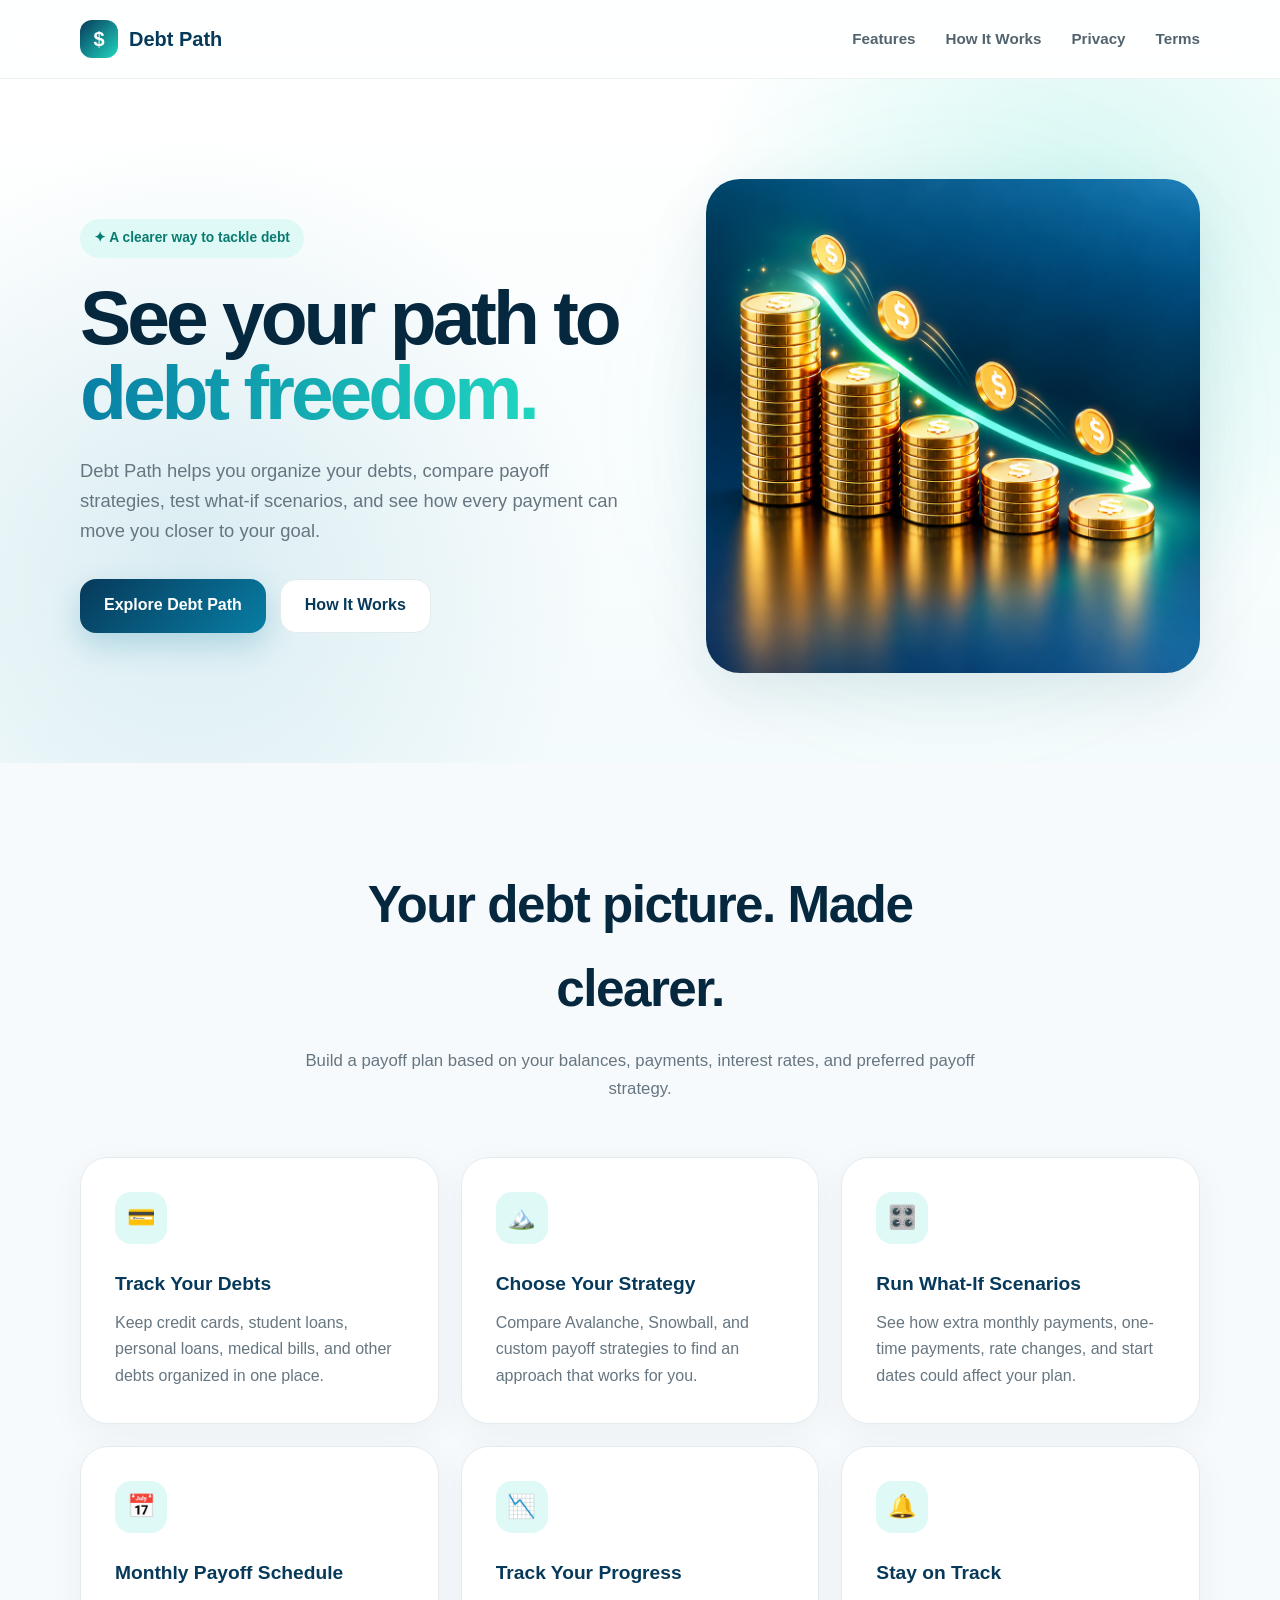
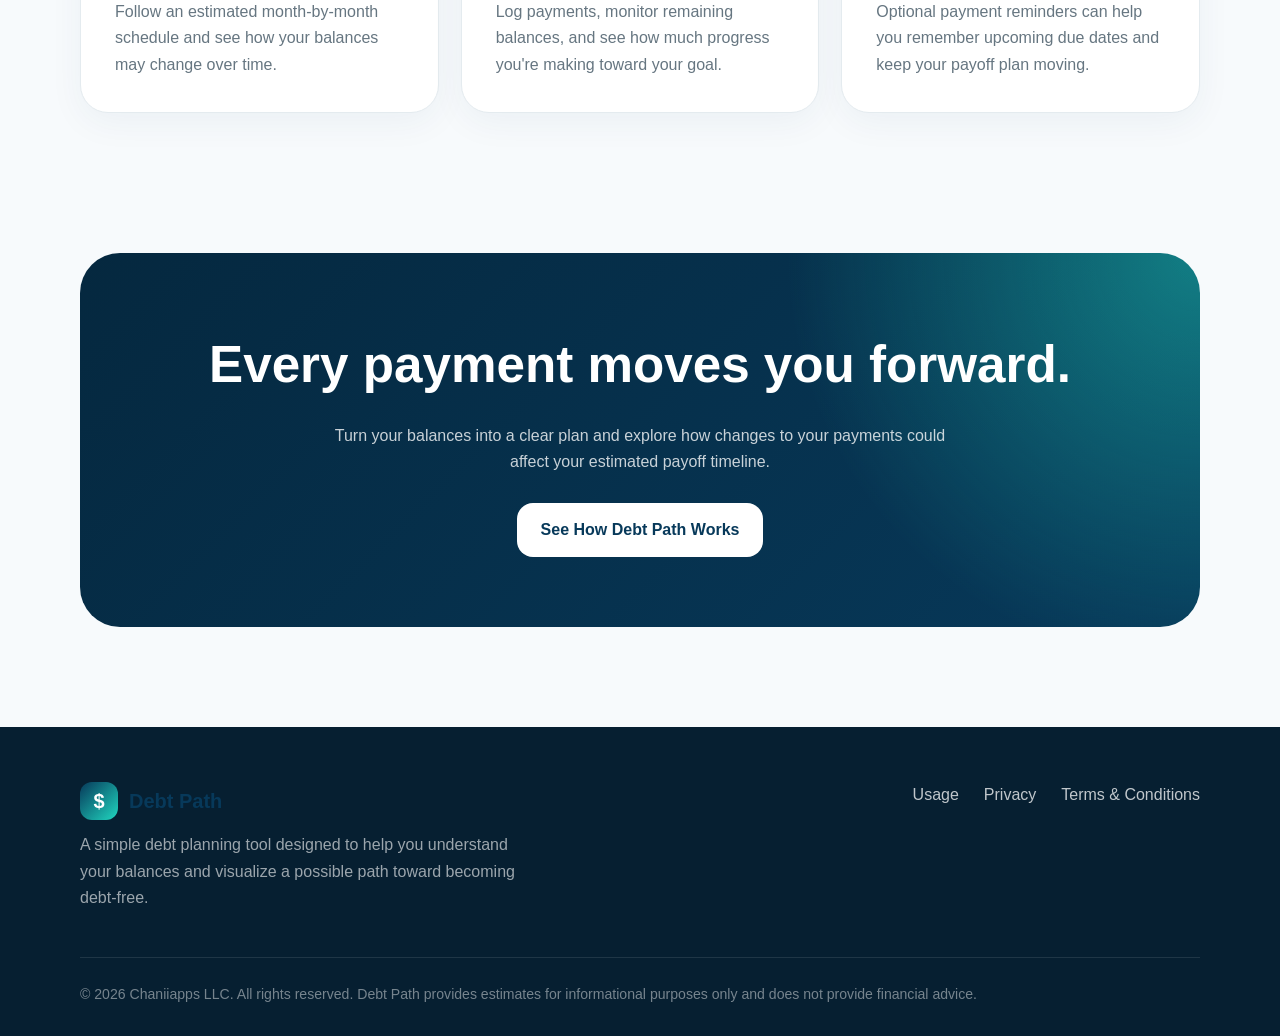
<file: index.html>
<!DOCTYPE html>
<html lang="en">
<head>
    <meta charset="UTF-8">
    <meta name="viewport" content="width=device-width, initial-scale=1.0">
    <meta name="description" content="Debt Path helps you organize debts, compare payoff strategies, simulate extra payments, and track your progress toward becoming debt-free.">
    <title>Debt Path | Build Your Path to Debt Freedom</title>
    <link rel="stylesheet" href="styles.css">
</head>

<body>

<header>
    <nav class="container">
        <a href="index.html" class="logo">
            <span class="logo-mark">$</span>
            Debt Path
        </a>

        <div class="nav-links">
            <a href="#features">Features</a>
            <a href="usage.html">How It Works</a>
            <a href="privacy.html">Privacy</a>
            <a href="terms.html">Terms</a>
        </div>
    </nav>
</header>

<main>

<section class="hero">
    <div class="container hero-grid">

        <div>
            <div class="eyebrow">✦ A clearer way to tackle debt</div>

            <h1>
                See your path to
                <span>debt freedom.</span>
            </h1>

            <p class="hero-copy">
                Debt Path helps you organize your debts, compare payoff
                strategies, test what-if scenarios, and see how every
                payment can move you closer to your goal.
            </p>

            <div class="button-row">
                <a href="#features" class="btn btn-primary">
                    Explore Debt Path
                </a>

                <a href="usage.html" class="btn btn-secondary">
                    How It Works
                </a>
            </div>
        </div>

        <div class="hero-art">
            <img
                src="img.png"
                alt="Debt Path debt payoff illustration"
                class="app-image"
            >
        </div>

    </div>
</section>


<section class="section" id="features">

    <div class="container">

        <div class="section-heading">
            <h2>Your debt picture. Made clearer.</h2>
            <p>
                Build a payoff plan based on your balances, payments,
                interest rates, and preferred payoff strategy.
            </p>
        </div>

        <div class="features">

            <article class="feature-card">
                <div class="feature-icon">💳</div>
                <h3>Track Your Debts</h3>
                <p>
                    Keep credit cards, student loans, personal loans,
                    medical bills, and other debts organized in one place.
                </p>
            </article>

            <article class="feature-card">
                <div class="feature-icon">🏔️</div>
                <h3>Choose Your Strategy</h3>
                <p>
                    Compare Avalanche, Snowball, and custom payoff
                    strategies to find an approach that works for you.
                </p>
            </article>

            <article class="feature-card">
                <div class="feature-icon">🎛️</div>
                <h3>Run What-If Scenarios</h3>
                <p>
                    See how extra monthly payments, one-time payments,
                    rate changes, and start dates could affect your plan.
                </p>
            </article>

            <article class="feature-card">
                <div class="feature-icon">📅</div>
                <h3>Monthly Payoff Schedule</h3>
                <p>
                    Follow an estimated month-by-month schedule and see
                    how your balances may change over time.
                </p>
            </article>

            <article class="feature-card">
                <div class="feature-icon">📉</div>
                <h3>Track Your Progress</h3>
                <p>
                    Log payments, monitor remaining balances, and see
                    how much progress you're making toward your goal.
                </p>
            </article>

            <article class="feature-card">
                <div class="feature-icon">🔔</div>
                <h3>Stay on Track</h3>
                <p>
                    Optional payment reminders can help you remember
                    upcoming due dates and keep your payoff plan moving.
                </p>
            </article>

        </div>
    </div>
</section>


<section class="container cta">
    <h2>Every payment moves you forward.</h2>

    <p>
        Turn your balances into a clear plan and explore how changes
        to your payments could affect your estimated payoff timeline.
    </p>

    <a href="usage.html" class="btn">
        See How Debt Path Works
    </a>
</section>

</main>


<footer>
    <div class="container">

        <div class="footer-grid">
            <div>
                <div class="logo">
                    <span class="logo-mark">$</span>
                    Debt Path
                </div>

                <p class="footer-copy">
                    A simple debt planning tool designed to help you
                    understand your balances and visualize a possible
                    path toward becoming debt-free.
                </p>
            </div>

            <div class="footer-links">
                <a href="usage.html">Usage</a>
                <a href="privacy.html">Privacy</a>
                <a href="terms.html">Terms & Conditions</a>
            </div>
        </div>

        <div class="copyright">
            © 2026 Chaniiapps LLC. All rights reserved.
            Debt Path provides estimates for informational purposes only
            and does not provide financial advice.
        </div>

    </div>
</footer>

</body>
</html>
</file>
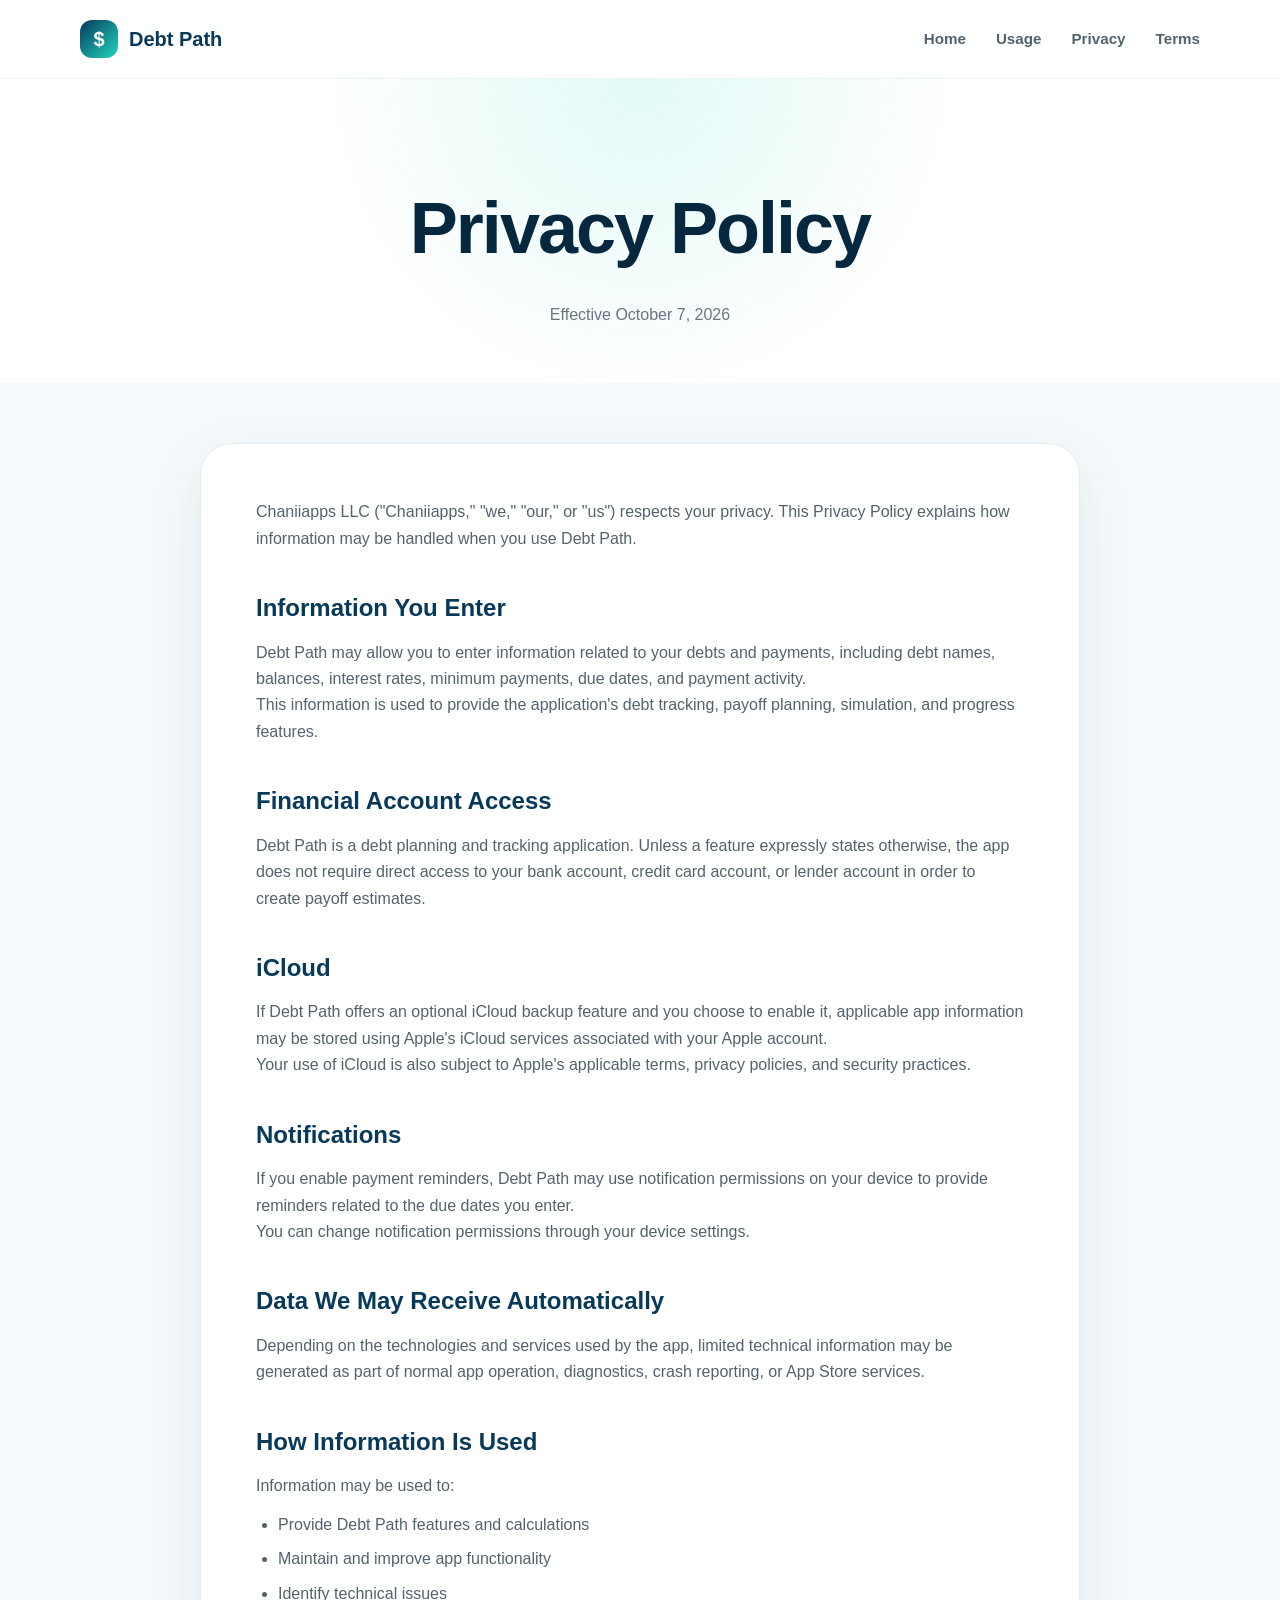
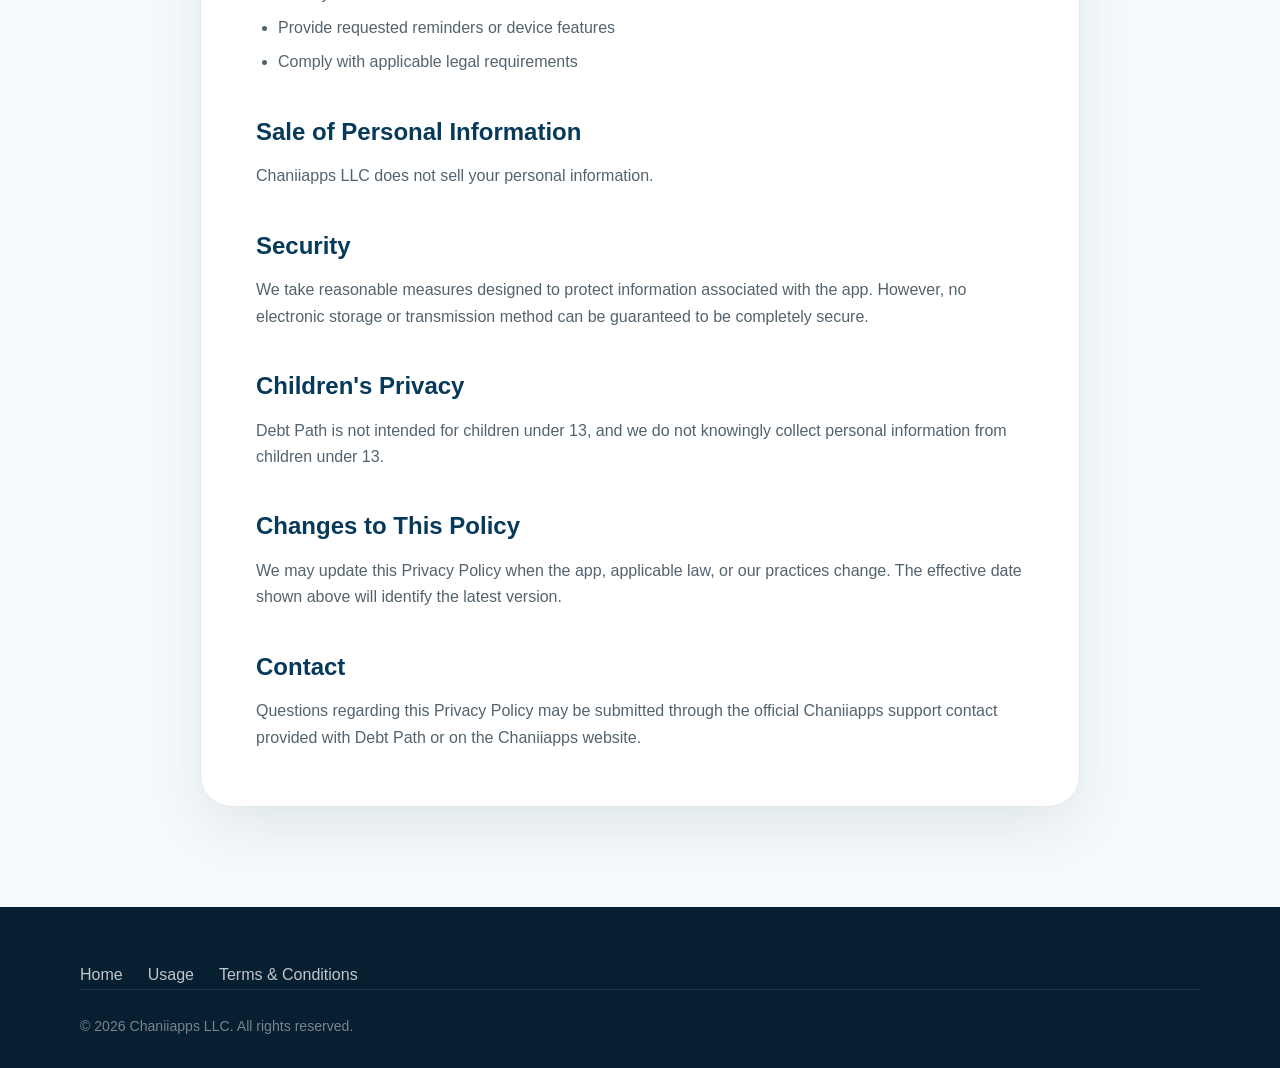
<file: privacy.html>
<!DOCTYPE html>
<html lang="en">
<head>
    <meta charset="UTF-8">
    <meta name="viewport" content="width=device-width, initial-scale=1.0">
    <title>Privacy Policy | Debt Path</title>
    <link rel="stylesheet" href="styles.css">
</head>

<body>

<header>
    <nav class="container">
        <a href="index.html" class="logo">
            <span class="logo-mark">$</span>
            Debt Path
        </a>

        <div class="nav-links">
            <a href="index.html">Home</a>
            <a href="usage.html">Usage</a>
            <a href="privacy.html">Privacy</a>
            <a href="terms.html">Terms</a>
        </div>
    </nav>
</header>

<section class="page-hero">
    <div class="container">
        <h1>Privacy Policy</h1>
        <p>Effective October 7, 2026</p>
    </div>
</section>

<main class="container">

<div class="content-card">

    <p>
        Chaniiapps LLC ("Chaniiapps," "we," "our," or "us") respects
        your privacy. This Privacy Policy explains how information
        may be handled when you use Debt Path.
    </p>


    <h2>Information You Enter</h2>

    <p>
        Debt Path may allow you to enter information related to your
        debts and payments, including debt names, balances, interest
        rates, minimum payments, due dates, and payment activity.
    </p>

    <p>
        This information is used to provide the application's debt
        tracking, payoff planning, simulation, and progress features.
    </p>


    <h2>Financial Account Access</h2>

    <p>
        Debt Path is a debt planning and tracking application. Unless
        a feature expressly states otherwise, the app does not require
        direct access to your bank account, credit card account, or
        lender account in order to create payoff estimates.
    </p>


    <h2>iCloud</h2>

    <p>
        If Debt Path offers an optional iCloud backup feature and you
        choose to enable it, applicable app information may be stored
        using Apple's iCloud services associated with your Apple
        account.
    </p>

    <p>
        Your use of iCloud is also subject to Apple's applicable terms,
        privacy policies, and security practices.
    </p>


    <h2>Notifications</h2>

    <p>
        If you enable payment reminders, Debt Path may use notification
        permissions on your device to provide reminders related to the
        due dates you enter.
    </p>

    <p>
        You can change notification permissions through your device
        settings.
    </p>


    <h2>Data We May Receive Automatically</h2>

    <p>
        Depending on the technologies and services used by the app,
        limited technical information may be generated as part of
        normal app operation, diagnostics, crash reporting, or
        App Store services.
    </p>


    <h2>How Information Is Used</h2>

    <p>Information may be used to:</p>

    <ul>
        <li>Provide Debt Path features and calculations</li>
        <li>Maintain and improve app functionality</li>
        <li>Identify technical issues</li>
        <li>Provide requested reminders or device features</li>
        <li>Comply with applicable legal requirements</li>
    </ul>


    <h2>Sale of Personal Information</h2>

    <p>
        Chaniiapps LLC does not sell your personal information.
    </p>


    <h2>Security</h2>

    <p>
        We take reasonable measures designed to protect information
        associated with the app. However, no electronic storage or
        transmission method can be guaranteed to be completely secure.
    </p>


    <h2>Children's Privacy</h2>

    <p>
        Debt Path is not intended for children under 13, and we do not
        knowingly collect personal information from children under 13.
    </p>


    <h2>Changes to This Policy</h2>

    <p>
        We may update this Privacy Policy when the app, applicable law,
        or our practices change. The effective date shown above will
        identify the latest version.
    </p>


    <h2>Contact</h2>

    <p>
        Questions regarding this Privacy Policy may be submitted
        through the official Chaniiapps support contact provided with
        Debt Path or on the Chaniiapps website.
    </p>

</div>

</main>

<footer>
    <div class="container">
        <div class="footer-links">
            <a href="index.html">Home</a>
            <a href="usage.html">Usage</a>
            <a href="terms.html">Terms & Conditions</a>
        </div>

        <div class="copyright">
            © 2026 Chaniiapps LLC. All rights reserved.
        </div>
    </div>
</footer>

</body>
</html>
</file>
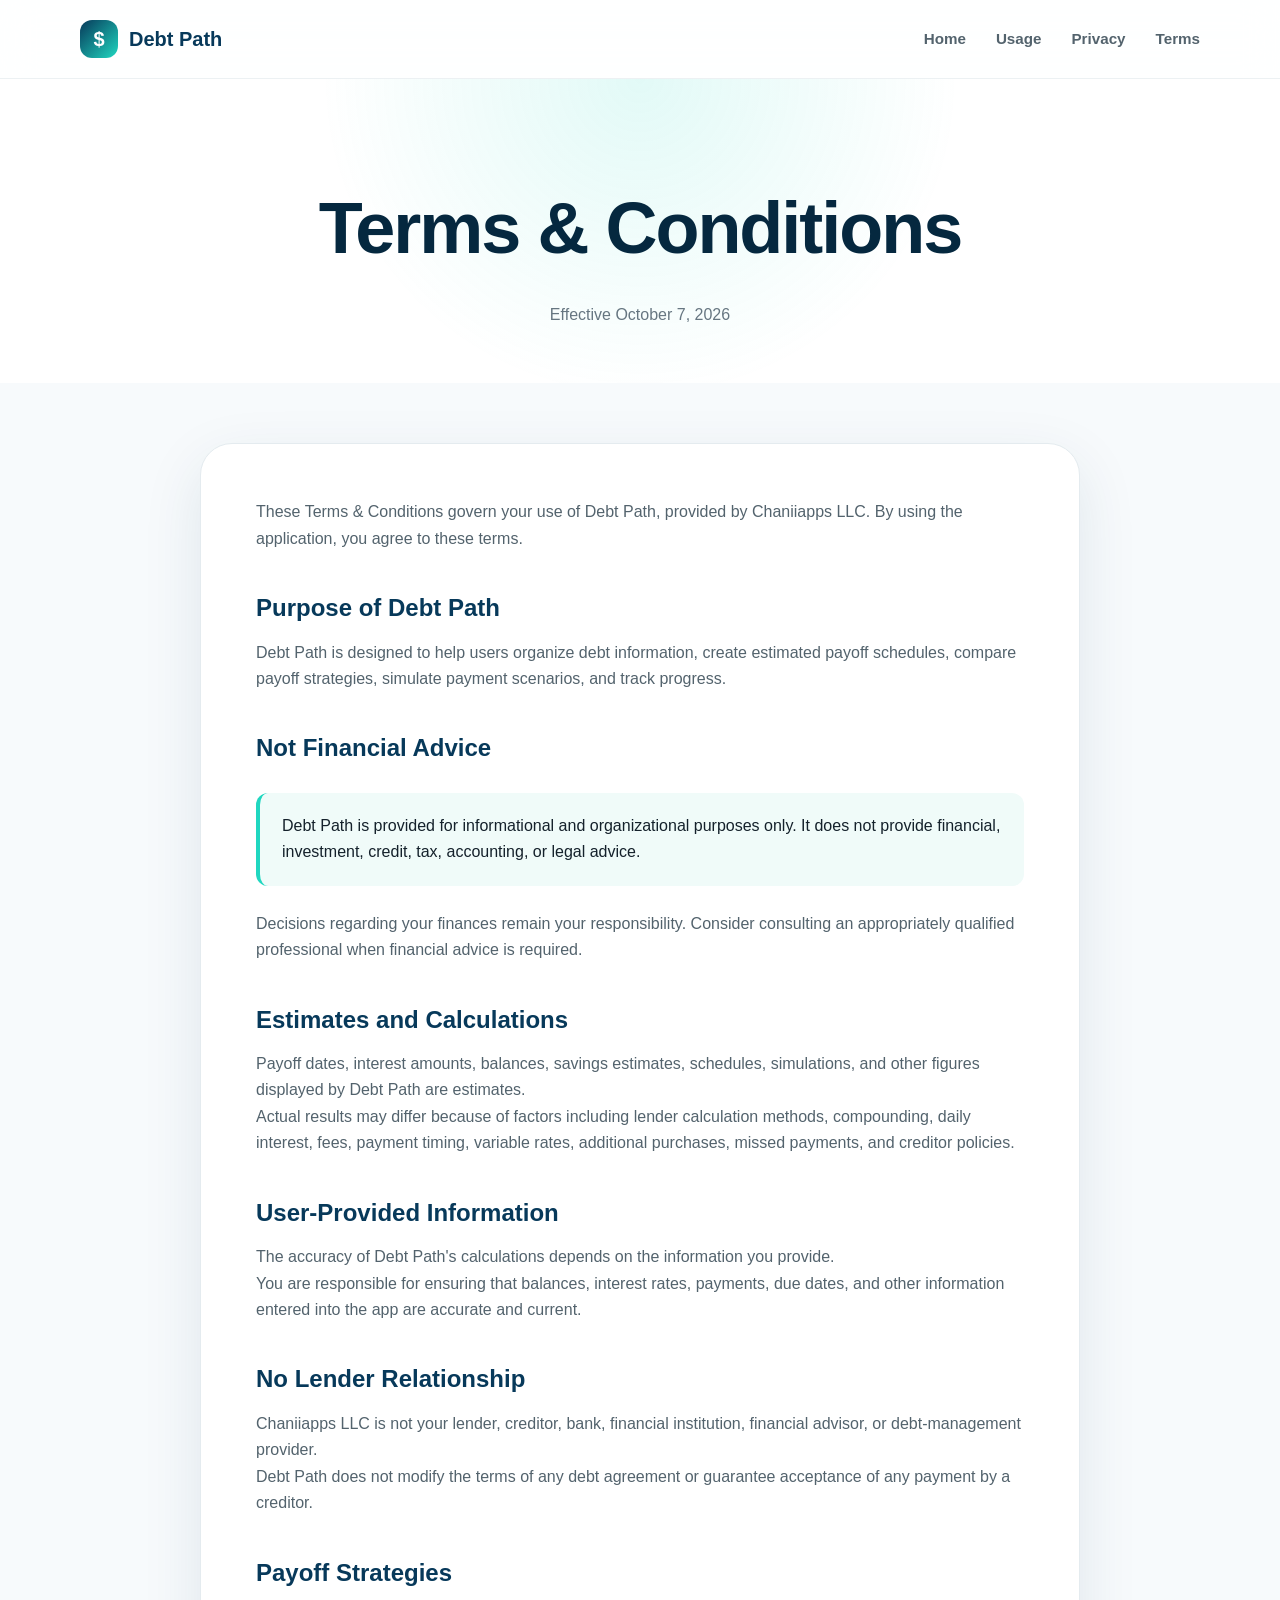
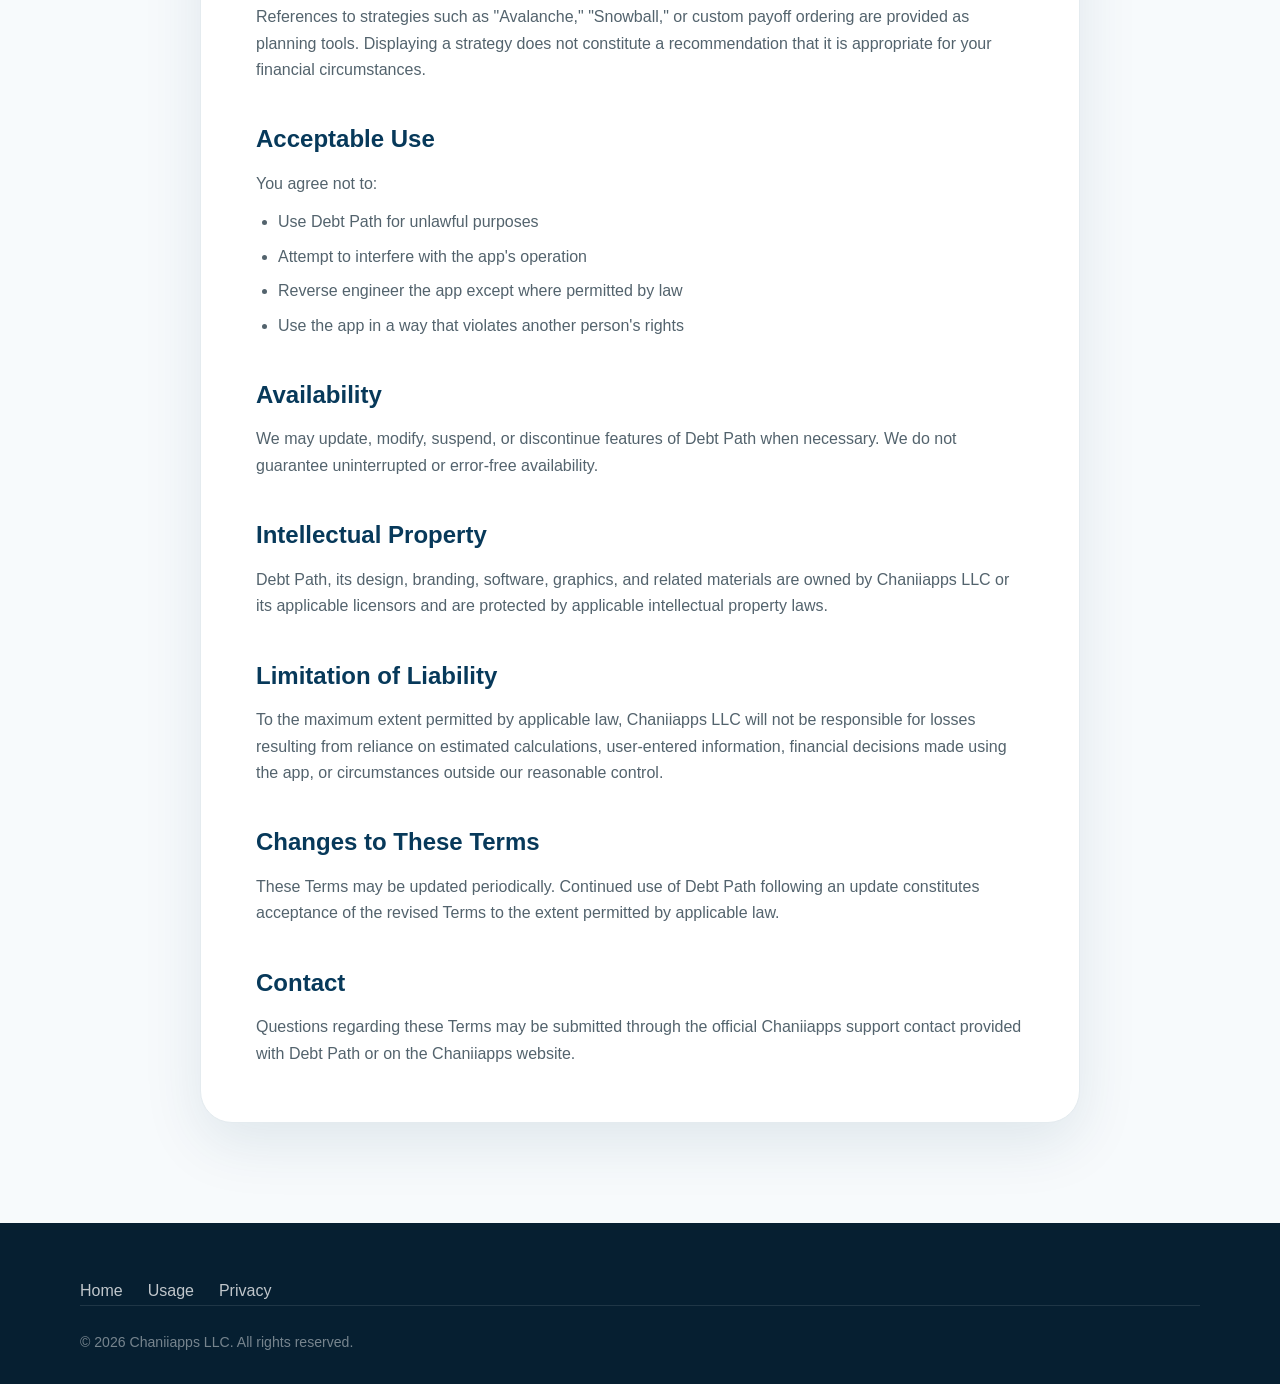
<file: terms.html>
<!DOCTYPE html>
<html lang="en">
<head>
    <meta charset="UTF-8">
    <meta name="viewport" content="width=device-width, initial-scale=1.0">
    <title>Terms & Conditions | Debt Path</title>
    <link rel="stylesheet" href="styles.css">
</head>

<body>

<header>
    <nav class="container">
        <a href="index.html" class="logo">
            <span class="logo-mark">$</span>
            Debt Path
        </a>

        <div class="nav-links">
            <a href="index.html">Home</a>
            <a href="usage.html">Usage</a>
            <a href="privacy.html">Privacy</a>
            <a href="terms.html">Terms</a>
        </div>
    </nav>
</header>

<section class="page-hero">
    <div class="container">
        <h1>Terms & Conditions</h1>
        <p>Effective October 7, 2026</p>
    </div>
</section>

<main class="container">

<div class="content-card">

    <p>
        These Terms & Conditions govern your use of Debt Path,
        provided by Chaniiapps LLC. By using the application, you
        agree to these terms.
    </p>


    <h2>Purpose of Debt Path</h2>

    <p>
        Debt Path is designed to help users organize debt information,
        create estimated payoff schedules, compare payoff strategies,
        simulate payment scenarios, and track progress.
    </p>


    <h2>Not Financial Advice</h2>

    <div class="notice">
        Debt Path is provided for informational and organizational
        purposes only. It does not provide financial, investment,
        credit, tax, accounting, or legal advice.
    </div>

    <p>
        Decisions regarding your finances remain your responsibility.
        Consider consulting an appropriately qualified professional
        when financial advice is required.
    </p>


    <h2>Estimates and Calculations</h2>

    <p>
        Payoff dates, interest amounts, balances, savings estimates,
        schedules, simulations, and other figures displayed by Debt
        Path are estimates.
    </p>

    <p>
        Actual results may differ because of factors including lender
        calculation methods, compounding, daily interest, fees, payment
        timing, variable rates, additional purchases, missed payments,
        and creditor policies.
    </p>


    <h2>User-Provided Information</h2>

    <p>
        The accuracy of Debt Path's calculations depends on the
        information you provide.
    </p>

    <p>
        You are responsible for ensuring that balances, interest rates,
        payments, due dates, and other information entered into the app
        are accurate and current.
    </p>


    <h2>No Lender Relationship</h2>

    <p>
        Chaniiapps LLC is not your lender, creditor, bank, financial
        institution, financial advisor, or debt-management provider.
    </p>

    <p>
        Debt Path does not modify the terms of any debt agreement or
        guarantee acceptance of any payment by a creditor.
    </p>


    <h2>Payoff Strategies</h2>

    <p>
        References to strategies such as "Avalanche," "Snowball," or
        custom payoff ordering are provided as planning tools.
        Displaying a strategy does not constitute a recommendation
        that it is appropriate for your financial circumstances.
    </p>


    <h2>Acceptable Use</h2>

    <p>You agree not to:</p>

    <ul>
        <li>Use Debt Path for unlawful purposes</li>
        <li>Attempt to interfere with the app's operation</li>
        <li>Reverse engineer the app except where permitted by law</li>
        <li>Use the app in a way that violates another person's rights</li>
    </ul>


    <h2>Availability</h2>

    <p>
        We may update, modify, suspend, or discontinue features of
        Debt Path when necessary. We do not guarantee uninterrupted
        or error-free availability.
    </p>


    <h2>Intellectual Property</h2>

    <p>
        Debt Path, its design, branding, software, graphics, and
        related materials are owned by Chaniiapps LLC or its applicable
        licensors and are protected by applicable intellectual
        property laws.
    </p>


    <h2>Limitation of Liability</h2>

    <p>
        To the maximum extent permitted by applicable law, Chaniiapps
        LLC will not be responsible for losses resulting from reliance
        on estimated calculations, user-entered information, financial
        decisions made using the app, or circumstances outside our
        reasonable control.
    </p>


    <h2>Changes to These Terms</h2>

    <p>
        These Terms may be updated periodically. Continued use of
        Debt Path following an update constitutes acceptance of the
        revised Terms to the extent permitted by applicable law.
    </p>


    <h2>Contact</h2>

    <p>
        Questions regarding these Terms may be submitted through the
        official Chaniiapps support contact provided with Debt Path
        or on the Chaniiapps website.
    </p>

</div>

</main>

<footer>
    <div class="container">
        <div class="footer-links">
            <a href="index.html">Home</a>
            <a href="usage.html">Usage</a>
            <a href="privacy.html">Privacy</a>
        </div>

        <div class="copyright">
            © 2026 Chaniiapps LLC. All rights reserved.
        </div>
    </div>
</footer>

</body>
</html>
</file>
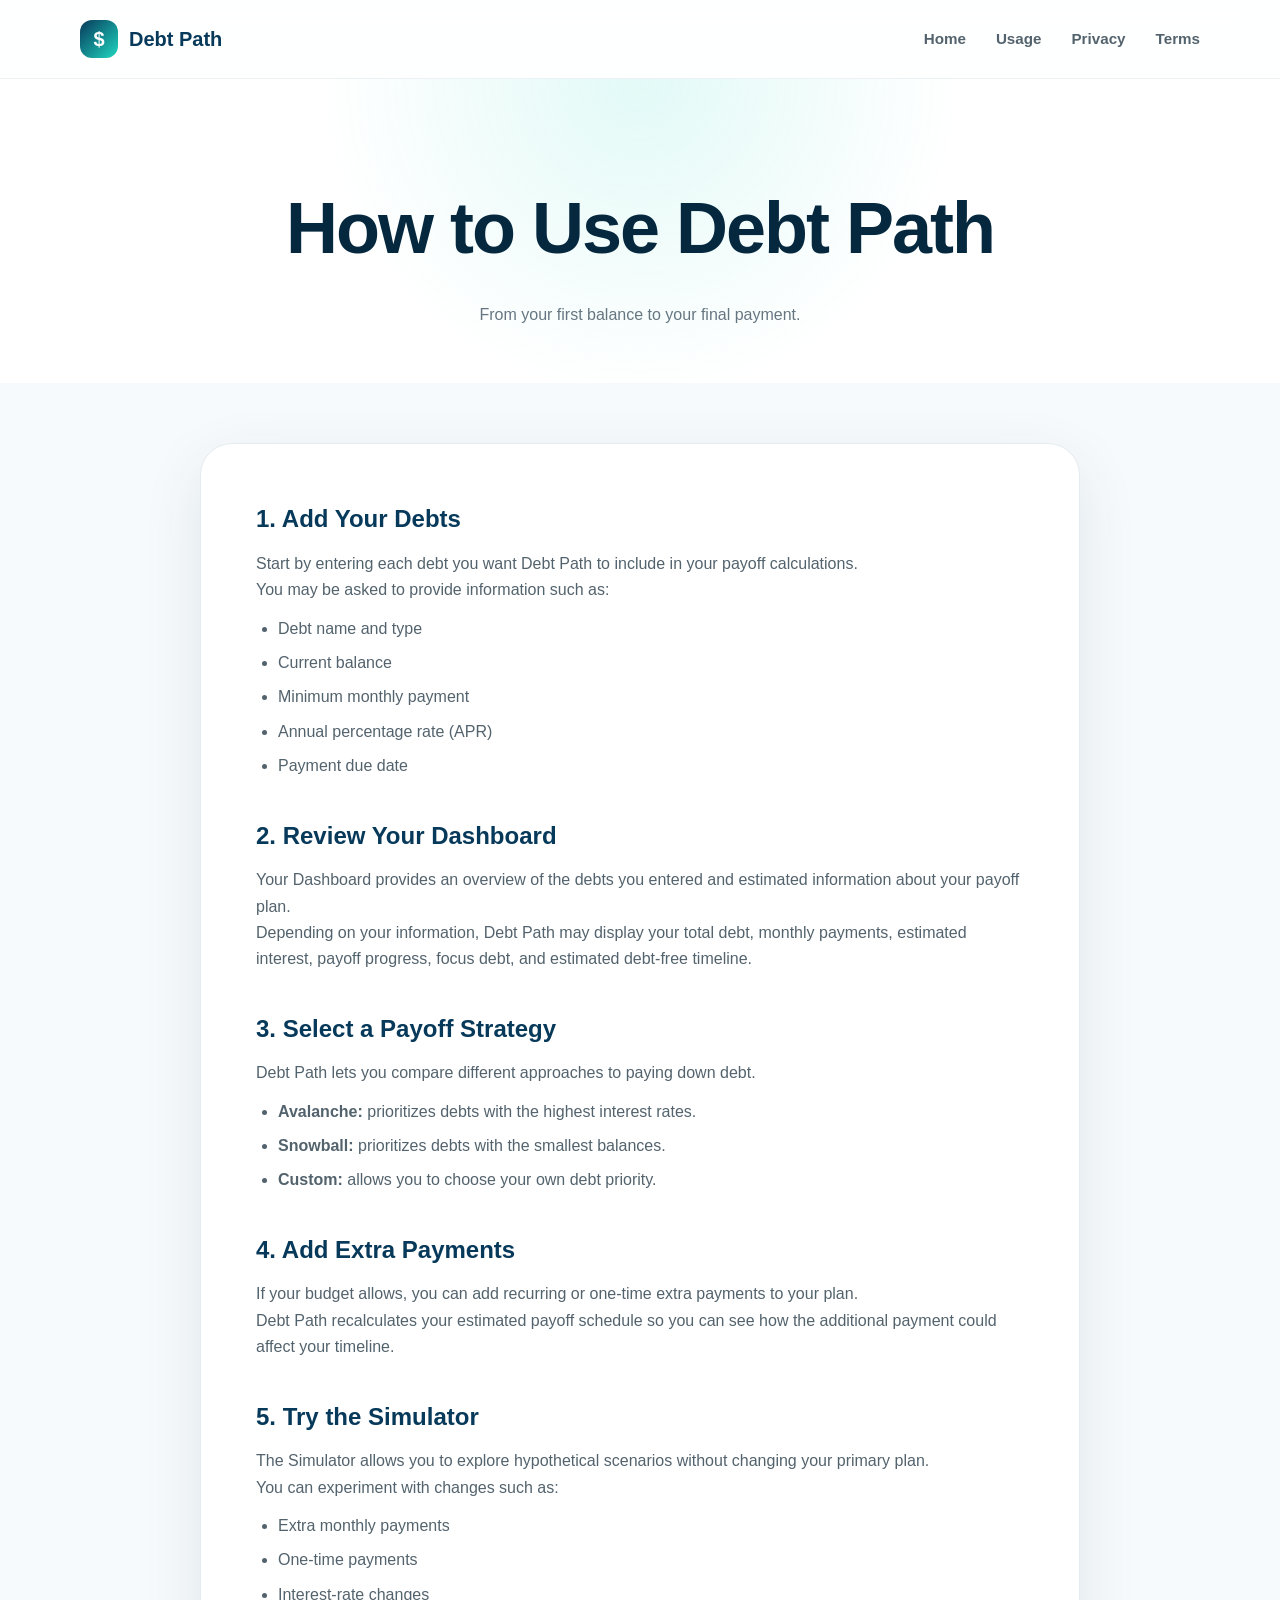
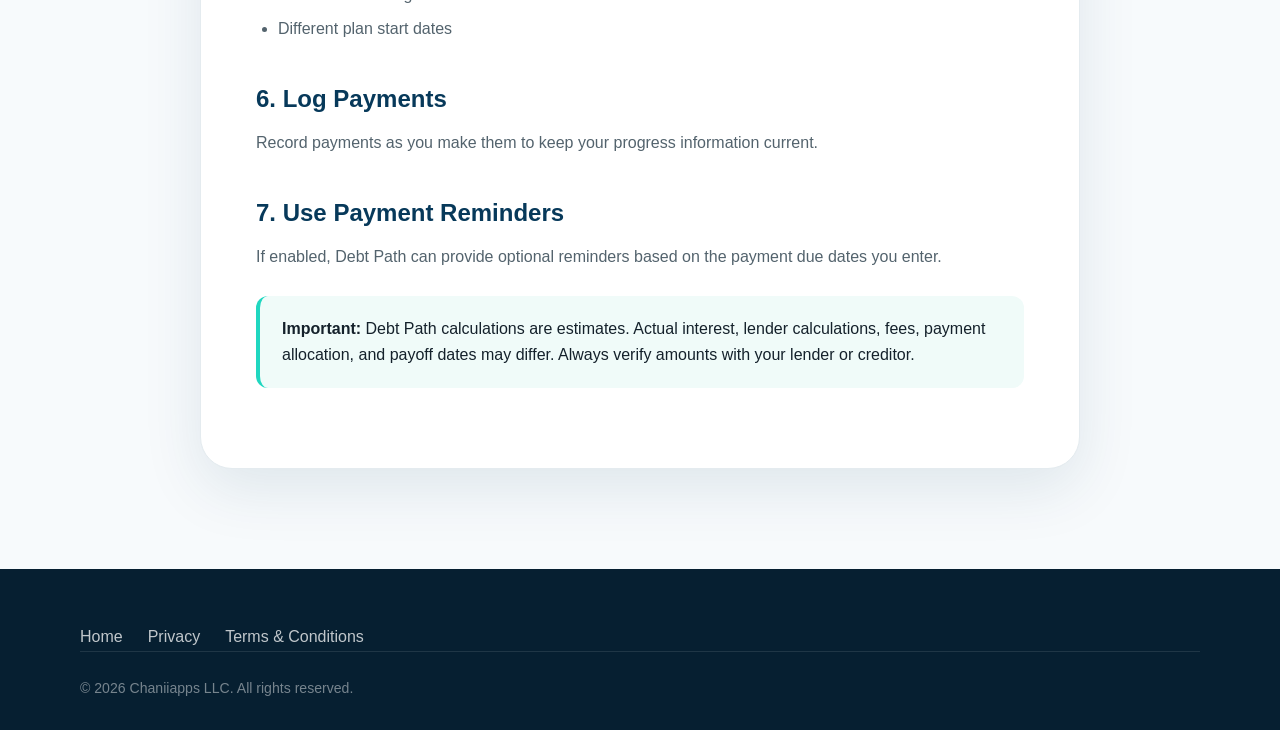
<file: usage.html>
<!DOCTYPE html>
<html lang="en">
<head>
    <meta charset="UTF-8">
    <meta name="viewport" content="width=device-width, initial-scale=1.0">
    <title>How to Use Debt Path</title>
    <link rel="stylesheet" href="styles.css">
</head>

<body>

<header>
    <nav class="container">
        <a href="index.html" class="logo">
            <span class="logo-mark">$</span>
            Debt Path
        </a>

        <div class="nav-links">
            <a href="index.html">Home</a>
            <a href="usage.html">Usage</a>
            <a href="privacy.html">Privacy</a>
            <a href="terms.html">Terms</a>
        </div>
    </nav>
</header>

<section class="page-hero">
    <div class="container">
        <h1>How to Use Debt Path</h1>
        <p>From your first balance to your final payment.</p>
    </div>
</section>

<main class="container">

<div class="content-card">

    <h2>1. Add Your Debts</h2>

    <p>
        Start by entering each debt you want Debt Path to include
        in your payoff calculations.
    </p>

    <p>You may be asked to provide information such as:</p>

    <ul>
        <li>Debt name and type</li>
        <li>Current balance</li>
        <li>Minimum monthly payment</li>
        <li>Annual percentage rate (APR)</li>
        <li>Payment due date</li>
    </ul>


    <h2>2. Review Your Dashboard</h2>

    <p>
        Your Dashboard provides an overview of the debts you entered
        and estimated information about your payoff plan.
    </p>

    <p>
        Depending on your information, Debt Path may display your
        total debt, monthly payments, estimated interest, payoff
        progress, focus debt, and estimated debt-free timeline.
    </p>


    <h2>3. Select a Payoff Strategy</h2>

    <p>
        Debt Path lets you compare different approaches to paying
        down debt.
    </p>

    <ul>
        <li>
            <strong>Avalanche:</strong>
            prioritizes debts with the highest interest rates.
        </li>

        <li>
            <strong>Snowball:</strong>
            prioritizes debts with the smallest balances.
        </li>

        <li>
            <strong>Custom:</strong>
            allows you to choose your own debt priority.
        </li>
    </ul>


    <h2>4. Add Extra Payments</h2>

    <p>
        If your budget allows, you can add recurring or one-time
        extra payments to your plan.
    </p>

    <p>
        Debt Path recalculates your estimated payoff schedule so you
        can see how the additional payment could affect your timeline.
    </p>


    <h2>5. Try the Simulator</h2>

    <p>
        The Simulator allows you to explore hypothetical scenarios
        without changing your primary plan.
    </p>

    <p>You can experiment with changes such as:</p>

    <ul>
        <li>Extra monthly payments</li>
        <li>One-time payments</li>
        <li>Interest-rate changes</li>
        <li>Different plan start dates</li>
    </ul>


    <h2>6. Log Payments</h2>

    <p>
        Record payments as you make them to keep your progress
        information current.
    </p>


    <h2>7. Use Payment Reminders</h2>

    <p>
        If enabled, Debt Path can provide optional reminders based
        on the payment due dates you enter.
    </p>


    <div class="notice">
        <strong>Important:</strong>
        Debt Path calculations are estimates. Actual interest,
        lender calculations, fees, payment allocation, and payoff
        dates may differ. Always verify amounts with your lender
        or creditor.
    </div>

</div>

</main>

<footer>
    <div class="container">
        <div class="footer-links">
            <a href="index.html">Home</a>
            <a href="privacy.html">Privacy</a>
            <a href="terms.html">Terms & Conditions</a>
        </div>

        <div class="copyright">
            © 2026 Chaniiapps LLC. All rights reserved.
        </div>
    </div>
</footer>

</body>
</html>
</file>
<file: styles.css>
:root {
    --navy: #07395a;
    --navy-dark: #05283f;
    --blue: #087ea4;
    --teal: #20d7c0;
    --teal-soft: #dffaf6;
    --gold: #f5b72e;
    --background: #f7fafc;
    --surface: #ffffff;
    --text: #14212b;
    --secondary: #667681;
    --border: #e4ebef;
    --shadow: 0 20px 60px rgba(7, 57, 90, 0.10);
    --radius: 28px;
}

* {
    box-sizing: border-box;
    margin: 0;
    padding: 0;
}

html {
    scroll-behavior: smooth;
}

body {
    font-family: -apple-system, BlinkMacSystemFont, "Segoe UI", sans-serif;
    color: var(--text);
    background: var(--background);
    line-height: 1.65;
}

a {
    color: inherit;
    text-decoration: none;
}

.container {
    width: min(1120px, calc(100% - 40px));
    margin: auto;
}

/* NAVIGATION */

header {
    position: sticky;
    top: 0;
    z-index: 100;
    background: rgba(255, 255, 255, 0.88);
    backdrop-filter: blur(18px);
    border-bottom: 1px solid rgba(7, 57, 90, 0.07);
}

nav {
    min-height: 78px;
    display: flex;
    align-items: center;
    justify-content: space-between;
}

.logo {
    display: flex;
    align-items: center;
    gap: 11px;
    font-size: 1.25rem;
    font-weight: 800;
    color: var(--navy);
}

.logo-mark {
    width: 38px;
    height: 38px;
    border-radius: 12px;
    display: grid;
    place-items: center;
    background: linear-gradient(135deg, var(--navy), var(--teal));
    color: white;
    font-size: 20px;
}

.nav-links {
    display: flex;
    gap: 30px;
    align-items: center;
    color: #53636d;
    font-size: 0.95rem;
    font-weight: 600;
}

.nav-links a:hover {
    color: var(--blue);
}

/* HERO */

.hero {
    position: relative;
    overflow: hidden;
    padding: 100px 0 90px;
    background:
        radial-gradient(circle at 85% 20%, rgba(32, 215, 192, .18), transparent 32%),
        radial-gradient(circle at 15% 70%, rgba(8, 126, 164, .12), transparent 35%),
        linear-gradient(180deg, #ffffff, #f4fbfc);
}

.hero-grid {
    display: grid;
    grid-template-columns: 1.05fr .95fr;
    align-items: center;
    gap: 80px;
}

.eyebrow {
    display: inline-flex;
    align-items: center;
    gap: 8px;
    padding: 8px 14px;
    border-radius: 100px;
    background: var(--teal-soft);
    color: #087b70;
    font-weight: 700;
    font-size: .86rem;
    margin-bottom: 22px;
}

.hero h1 {
    color: var(--navy-dark);
    font-size: clamp(3rem, 6vw, 5.3rem);
    line-height: .98;
    letter-spacing: -4px;
    margin-bottom: 25px;
}

.hero h1 span {
    background: linear-gradient(100deg, var(--blue), var(--teal));
    -webkit-background-clip: text;
    color: transparent;
}

.hero-copy {
    max-width: 620px;
    font-size: 1.15rem;
    color: var(--secondary);
    margin-bottom: 32px;
}

.button-row {
    display: flex;
    flex-wrap: wrap;
    gap: 14px;
}

.btn {
    display: inline-flex;
    align-items: center;
    justify-content: center;
    min-height: 54px;
    padding: 0 24px;
    border-radius: 16px;
    font-weight: 700;
    transition: .2s ease;
}

.btn-primary {
    color: white;
    background: linear-gradient(135deg, var(--navy), var(--blue));
    box-shadow: 0 12px 30px rgba(8, 126, 164, .23);
}

.btn-primary:hover {
    transform: translateY(-2px);
}

.btn-secondary {
    background: white;
    border: 1px solid var(--border);
    color: var(--navy);
}

.hero-art {
    position: relative;
}

.hero-art::before {
    content: "";
    position: absolute;
    width: 75%;
    height: 75%;
    border-radius: 50%;
    background: var(--teal);
    filter: blur(100px);
    opacity: .15;
    inset: 12%;
}

.app-image {
    display: block;
    position: relative;
    width: 100%;
    max-width: 530px;
    margin: auto;
    border-radius: 34px;
    box-shadow: var(--shadow);
}

/* SECTIONS */

.section {
    padding: 100px 0;
}

.section-heading {
    text-align: center;
    max-width: 700px;
    margin: 0 auto 55px;
}

.section-heading h2 {
    font-size: clamp(2.1rem, 4vw, 3.2rem);
    color: var(--navy-dark);
    letter-spacing: -1.5px;
    margin-bottom: 15px;
}

.section-heading p {
    color: var(--secondary);
    font-size: 1.05rem;
}

.features {
    display: grid;
    grid-template-columns: repeat(3, 1fr);
    gap: 22px;
}

.feature-card {
    padding: 34px;
    border-radius: var(--radius);
    background: white;
    border: 1px solid var(--border);
    box-shadow: 0 10px 35px rgba(7, 57, 90, .05);
}

.feature-icon {
    width: 52px;
    height: 52px;
    border-radius: 16px;
    display: grid;
    place-items: center;
    margin-bottom: 24px;
    font-size: 23px;
    background: var(--teal-soft);
}

.feature-card h3 {
    color: var(--navy);
    margin-bottom: 10px;
    font-size: 1.2rem;
}

.feature-card p {
    color: var(--secondary);
}

/* CTA */

.cta {
    margin: 40px auto 100px;
    border-radius: 40px;
    padding: 70px;
    color: white;
    text-align: center;
    background:
        radial-gradient(circle at top right, rgba(32, 215, 192, .45), transparent 35%),
        linear-gradient(135deg, var(--navy-dark), var(--navy));
}

.cta h2 {
    font-size: clamp(2.2rem, 4vw, 3.4rem);
    margin-bottom: 15px;
}

.cta p {
    color: rgba(255,255,255,.78);
    max-width: 650px;
    margin: 0 auto 28px;
}

.cta .btn {
    background: white;
    color: var(--navy);
}

/* LEGAL / CONTENT */

.page-hero {
    padding: 90px 0 55px;
    text-align: center;
    background:
        radial-gradient(circle at top, rgba(32,215,192,.13), transparent 45%),
        white;
}

.page-hero h1 {
    font-size: clamp(2.8rem, 6vw, 4.5rem);
    color: var(--navy-dark);
    letter-spacing: -2px;
}

.page-hero p {
    margin-top: 14px;
    color: var(--secondary);
}

.content-card {
    max-width: 880px;
    margin: 60px auto 100px;
    padding: 55px;
    background: white;
    border-radius: 32px;
    border: 1px solid var(--border);
    box-shadow: var(--shadow);
}

.content-card h2 {
    color: var(--navy);
    margin: 36px 0 12px;
    font-size: 1.5rem;
}

.content-card h2:first-child {
    margin-top: 0;
}

.content-card h3 {
    margin: 25px 0 8px;
}

.content-card p,
.content-card li {
    color: #53636d;
}

.content-card ul,
.content-card ol {
    padding-left: 22px;
    margin: 12px 0 20px;
}

.content-card li {
    margin-bottom: 8px;
}

.notice {
    margin: 25px 0;
    padding: 20px 22px;
    border-left: 4px solid var(--teal);
    background: #f0fbf9;
    border-radius: 12px;
}

/* FOOTER */

footer {
    background: #061f31;
    color: white;
    padding: 55px 0 30px;
}

.footer-grid {
    display: flex;
    justify-content: space-between;
    gap: 40px;
    margin-bottom: 45px;
}

.footer-copy {
    color: rgba(255,255,255,.6);
    max-width: 450px;
    margin-top: 12px;
}

.footer-links {
    display: flex;
    gap: 25px;
    flex-wrap: wrap;
    align-items: flex-start;
}

.footer-links a {
    color: rgba(255,255,255,.75);
}

.footer-links a:hover {
    color: var(--teal);
}

.copyright {
    border-top: 1px solid rgba(255,255,255,.1);
    padding-top: 25px;
    color: rgba(255,255,255,.45);
    font-size: .88rem;
}

/* MOBILE */

@media (max-width: 850px) {
    .hero-grid {
        grid-template-columns: 1fr;
        gap: 55px;
    }

    .hero {
        padding-top: 70px;
    }

    .hero h1 {
        letter-spacing: -2px;
    }

    .features {
        grid-template-columns: 1fr;
    }

    .nav-links {
        display: none;
    }

    .cta {
        padding: 50px 25px;
        border-radius: 28px;
    }

    .content-card {
        padding: 32px 24px;
    }

    .footer-grid {
        flex-direction: column;
    }
}
</file>
